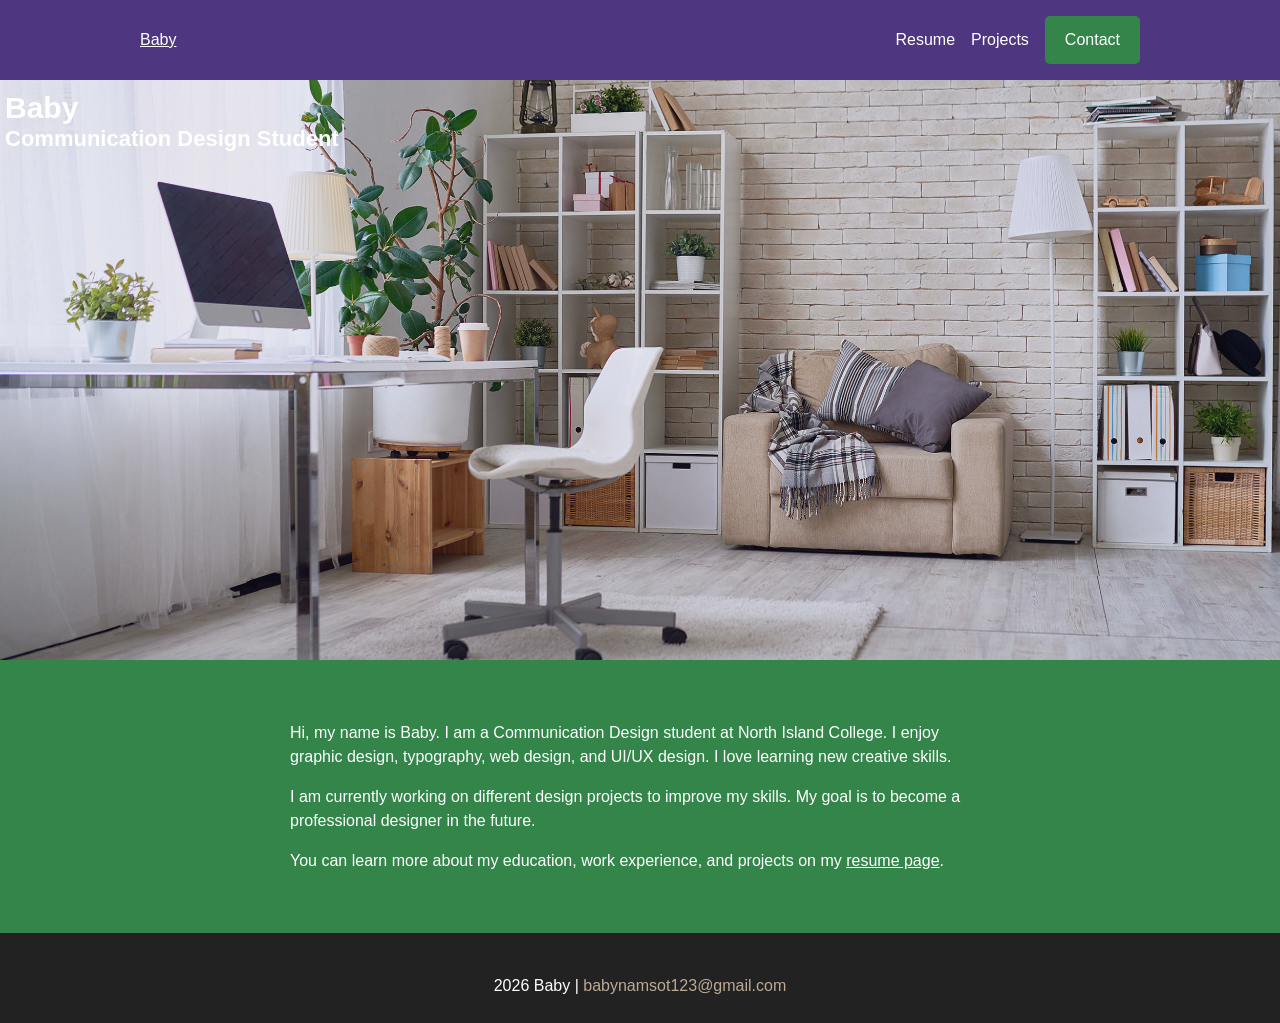
<file: index.html>
<!DOCTYPE html>
<html lang="en">
  <head>
    <meta charset="UTF-8">
    <meta name="viewport" content="width=device-width, initial-scale=1.0">
   <title>Baby | Communication Design Student</title>
   <link rel="stylesheet" href="css/styles.css">
  </head>
  <body class="home">

<nav class="site-nav" aria-label="Main navigation">
  <div class="content-wrapper">
    <a class="logo active" href="index.html">Baby</a>

    <ul class="nav-links">
      <li><a href="resume.html">Resume</a></li>
      <li><a href="projects.html">Projects</a></li>
      <li>
       
<button
  type="button"
  class="contact-button"
  popovertarget="contact-popover"
>
  Contact
</button>
</li>
    </ul>
  </div>
</nav>

    <!-- //  INTRO  // -->
    
<header class="home-header">
    <div class="content-wrapper">
        <h1>Baby</h1>
        <h2>Communication Design Student</h2>
    </div>
</header>

<main>
    <div class="about-me">

<p>
  Hi, my name is Baby. I am a Communication Design
  student at North Island College. I enjoy graphic
  design, typography, web design, and UI/UX design.
  I love learning new creative skills.
</p>

<p>
  I am currently working on different design
  projects to improve my skills. My goal is to
  become a professional designer in the future.
</p>

<p>
  You can learn more about my education, work
  experience, and projects on my
  <a href="resume.html">resume page</a>.
</p>

</div>
</main>
    
<!-- // FOOTER INFO, SOCIAL MEDIA // -->
<footer>
  <p>
    2026 Baby |
    <a href="mailto:babynamsot123@gmail.com">
      babynamsot123@gmail.com
    </a>
  </p>
</footer>



<!-- CONTACT POPOVER -->
<article id="contact-popover" popover>
  <div class="contact-card">
    <button
      type="button"
      class="close-button"
      popovertarget="contact-popover"
      popovertargetaction="hide"
      aria-label="Close contact popover"
    >
      &times;
    </button>

    <img
      src="images/my.image.png"
      alt="Portrait of Baby"
      class="contact-photo"
    >

    <div class="contact-info">
      <h2>Baby Baby</h2>

      <p class="contact-bio">
        I am a Communication Design student
        at North Island College. I enjoy
        graphic design, typography,
        and web design.
      </p>

      <p>Email: baby@example.com</p>
      <p>Phone: 250-555-0100</p>
    </div>
  </div>
</article>

</body>
</html>
</file>
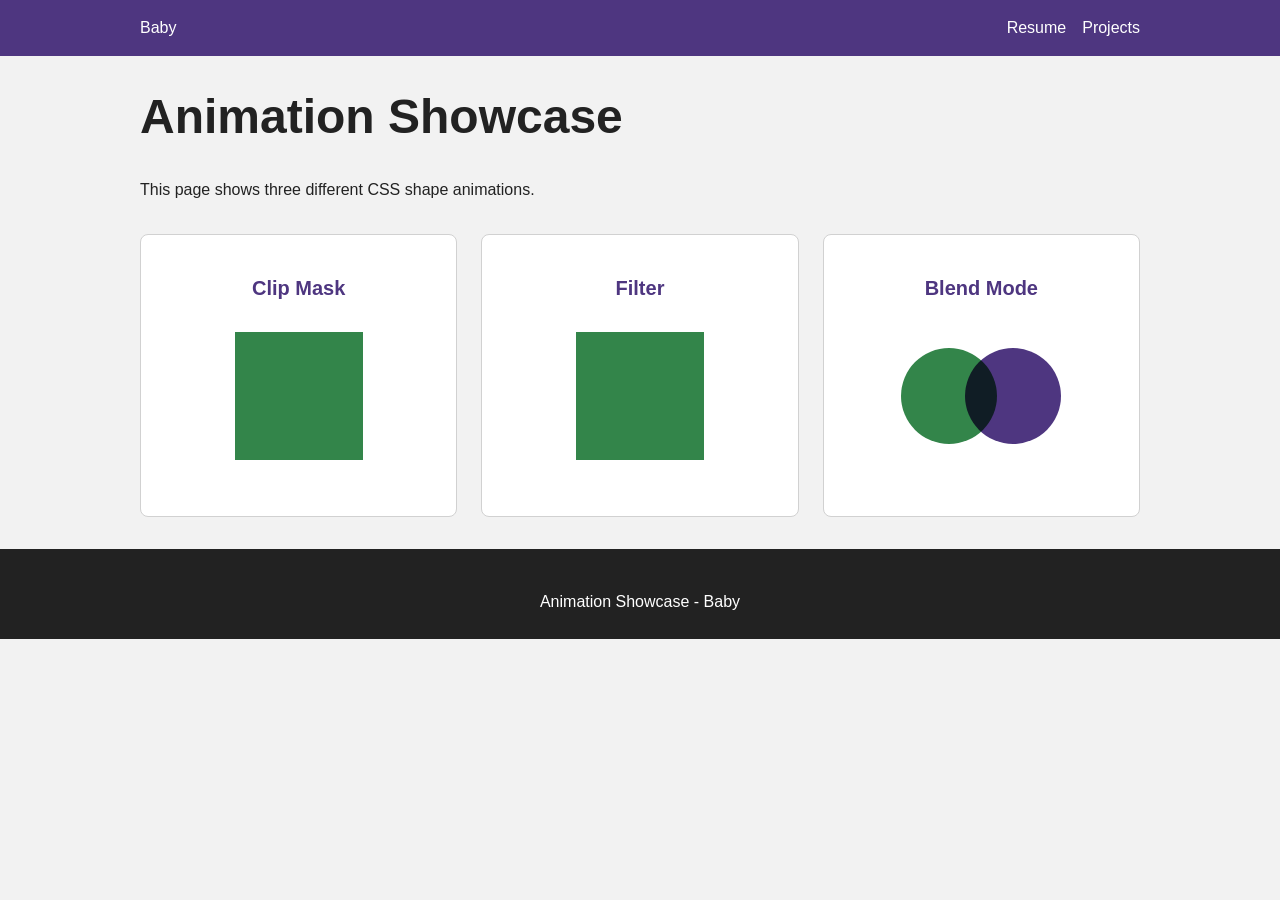
<file: animations.html>
<!DOCTYPE html>
<html lang="en">
<head>
  <meta charset="UTF-8">
  <meta name="viewport"
        content="width=device-width, initial-scale=1.0">
  <title>Animation Showcase | Baby</title>
  <link rel="stylesheet" href="css/styles.css">
</head>

<body>
  <header>
    <nav class="site-nav">
      <div class="content-wrapper">
        <a href="index.html" class="logo">Baby</a>

        <ul>
          <li><a href="resume.html">Resume</a></li>
          <li><a href="projects.html">Projects</a></li>
        </ul>
      </div>
    </nav>
  </header>

  <main class="content-wrapper">
    <h1>Animation Showcase</h1>
    <p>
      This page shows three different CSS
      shape animations.
    </p>

    <section class="animation-grid">
      <div class="animation-card">
        <h2>Clip Mask</h2>
        <div class="animation-shape clip-shape"></div>
      </div>

      <div class="animation-card">
        <h2>Filter</h2>
        <div class="animation-shape filter-shape"></div>
      </div>

      <div class="animation-card">
        <h2>Blend Mode</h2>
         <div class="blend-container">
      <div class="blend-circle blend-circle-one"></div>
      <div class="blend-circle blend-circle-two"></div>
      </div>
      </div>
    </section>
  </main>

  <footer>
    <p>Animation Showcase - Baby</p>
  </footer>
</body>
</html>
</file>
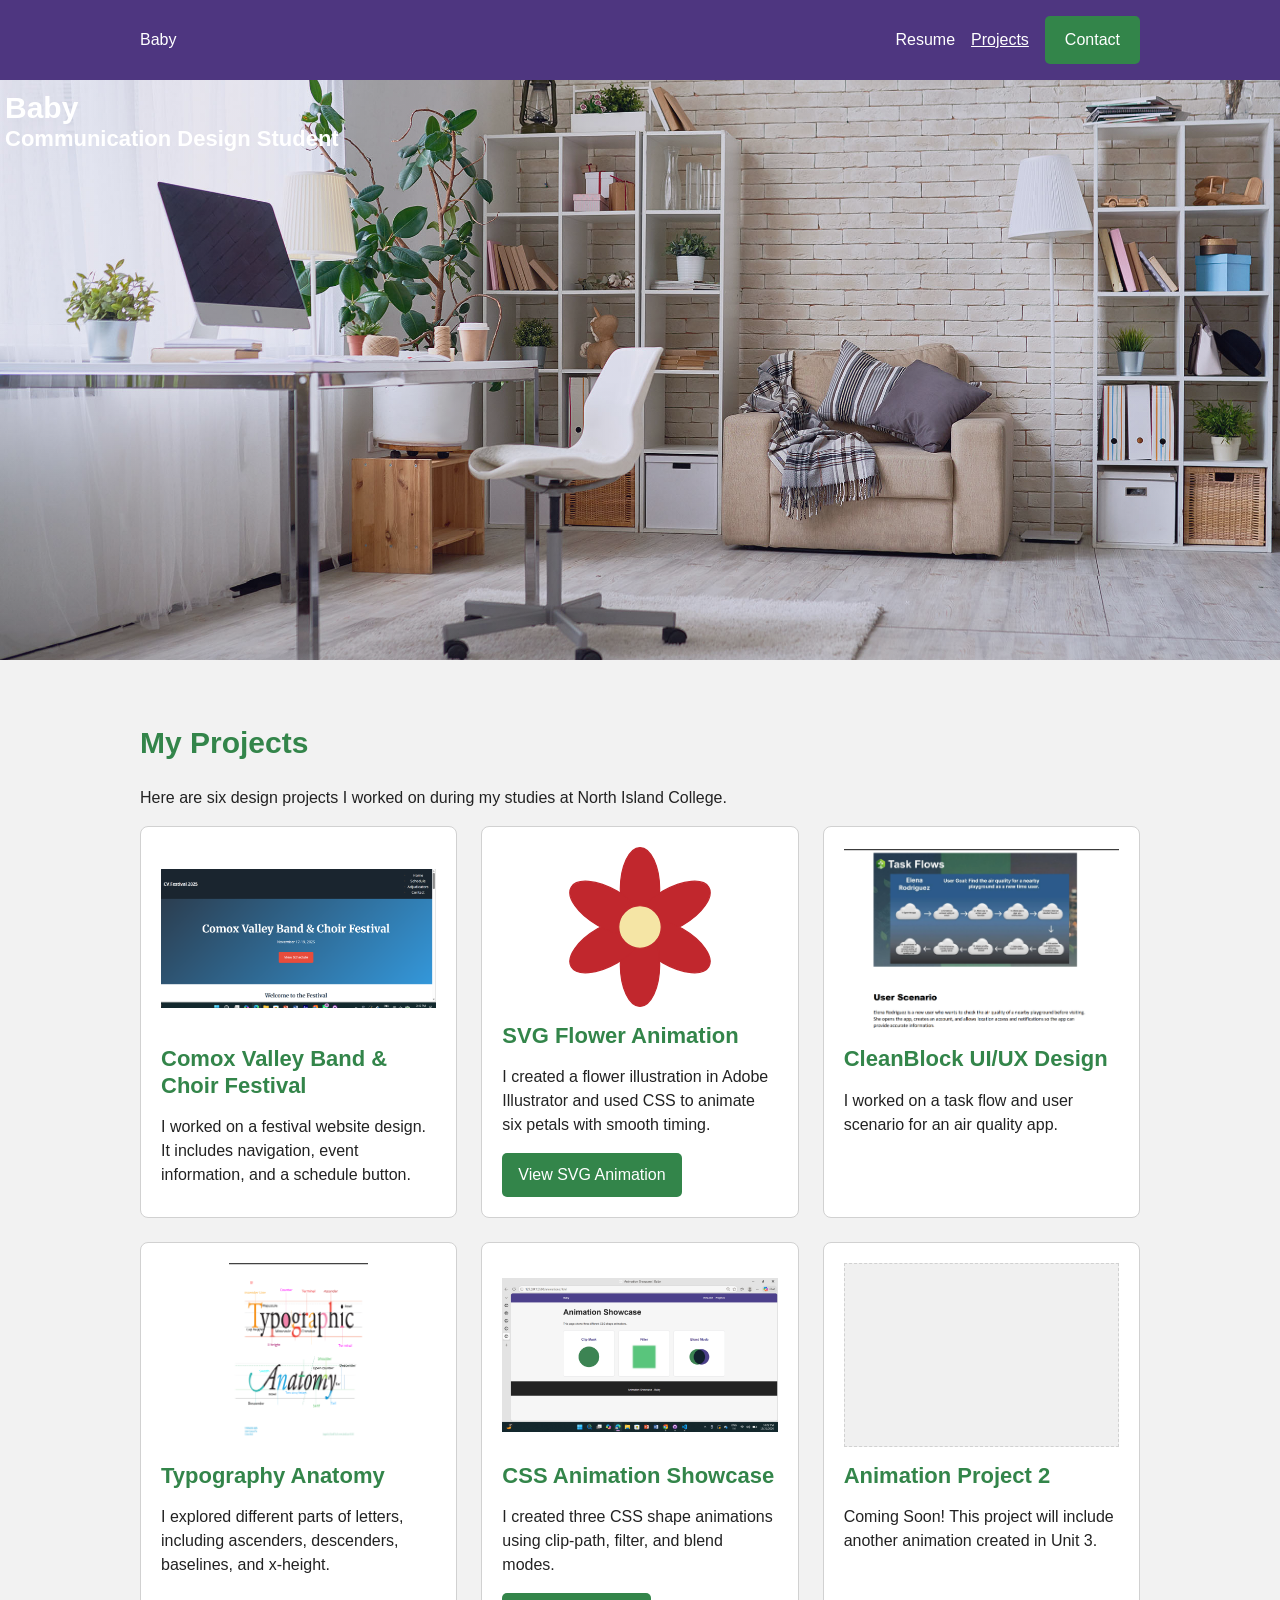
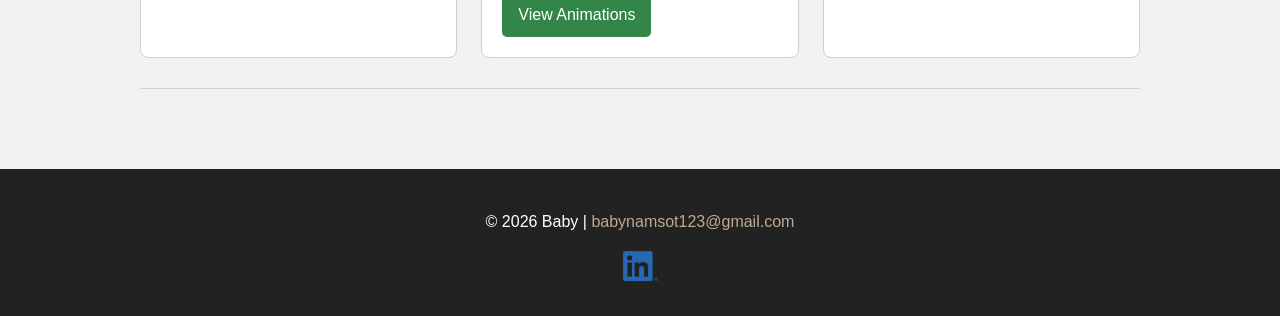
<file: projects.html>
<!DOCTYPE html>
<html lang="en">
  <head>
    <meta charset="UTF-8">
    <meta name="viewport" content="width=device-width, initial-scale=1.0">
    <title>Projects | Baby</title>
    <link rel="stylesheet" href="css/styles.css">
  </head>

  <body class="projects">
    
<nav class="site-nav" aria-label="Main navigation">
  <div class="content-wrapper">
    <a class="logo" href="index.html">Baby</a>

    <ul>
      <li><a href="resume.html">Resume</a></li>
      <li>
        <a href="projects.html" class="active" aria-current="page">
          Projects
        </a>
      </li>
      <li>
        
<button
  type="button"
  class="contact-button"
  popovertarget="contact-popover"
>
  Contact
</button>

      </li>
    </ul>
  </div>
</nav>

    <header class="home-header">
      <div class="content-wrapper">
        <h1>Baby</h1>
        <h2>Communication Design Student</h2>
      </div>
    </header>
    <main class="content-wrapper">
      <section class="resume-section">
        <h2>My Projects</h2>
        <p>
          Here are six design projects I worked on during my studies at North
Island College.
        </p>

        <div class="projects">
          <!-- Project 1 -->
          <section class="project-item">
            <img 
            src="images/comox-festival.png"
            alt="Comox Valley Festival website"
            >
            <h3>Comox Valley Band & Choir Festival</h3>
            <p>
              I worked on a festival website design. It includes navigation,
              event information, and a schedule button.
            </p>
          </section>

          
<!-- Project 2: SVG Animation -->
<section class="project-item">
  <img
    src="images/flower-animation.svg"
    alt="Red flower with six petals and a yellow centre"
  >
<h3>SVG Flower Animation</h3>
<p>
    I created a flower illustration in Adobe Illustrator
    and used CSS to animate six petals with smooth timing.
  </p>
<a href="svg-project.html" class="btn">
  View SVG Animation
</a>

</section>


          <!-- Project 3 -->
          <section class="project-item">
            <img
            src="images/cleanblock.png"
            alt="CleanBlock task flow"
            >
            <h3>CleanBlock UI/UX Design</h3>
            <p>
              I worked on a task flow and user scenario for an air quality app.
            </p>
          </section>

          <!-- Project 4 -->
          <section class="project-item">
            <img
              src="images/typography.png"
             alt="Typography anatomy design"
            >
            <h3>Typography Anatomy</h3>
            <p>
              I explored different parts of letters, including ascenders,
              descenders, baselines, and x-height.
            </p>
          </section>

          


          <!-- Project 5 -->
<section class="project-item">
  <img
    src="images/animation-showcase.png"
    alt="CSS Animation Showcase with three shape animations"
  >

  <h3>CSS Animation Showcase</h3>

  <p>
    I created three CSS shape animations
    using clip-path, filter, and blend modes.
  </p>

  <a href="animations.html" class="btn">
    View Animations
  </a>
</section>


          <!-- Project 6 -->
          <section class="project-item">
            <div class="project-image-placeholder" aria-hidden="true"></div>
            <h3>Animation Project 2</h3>
            <p>
              Coming Soon! This project will include another animation created
              in Unit 3.
            </p>
          </section>
        </div>
      </section>
    </main>

    <!-- FOOTER -->
    <footer>
      <p>
        © 2026 Baby |
        <a href="mailto:babynamsot123@gmail.com"> babynamsot123@gmail.com </a>
      </p>

      <ul>
        <li>
          <a
            href="https://www.linkedin.com/in/baby-baby-b280a43a9/"
            target="_blank"
            rel="noopener noreferrer"
          >
            <img
  src="images/icon-logo-linkedin.png"
  alt="My LinkedIn profile"
>
           
          </a>
        </li>
      </ul>
    </footer>
    

<!-- CONTACT POPOVER -->
<article id="contact-popover" popover>
  <div class="contact-card">
    <button
      type="button"
      class="close-button"
      popovertarget="contact-popover"
      popovertargetaction="hide"
      aria-label="Close contact popover"
    >
      &times;
    </button>

    <img
      src="images/my.image.png"
      alt="Portrait of Baby"
      class="contact-photo"
    >

    <div class="contact-info">
      <h2>Baby Baby</h2>

      <p class="contact-bio">
        I am a Communication Design student
        at North Island College. I enjoy
        graphic design, typography,
        and web design.
      </p>

      <p>Email: baby@example.com</p>
      <p>Phone: 250-555-0100</p>
   
    </div>
  </div>
</article>

</body>
</html>
</file>
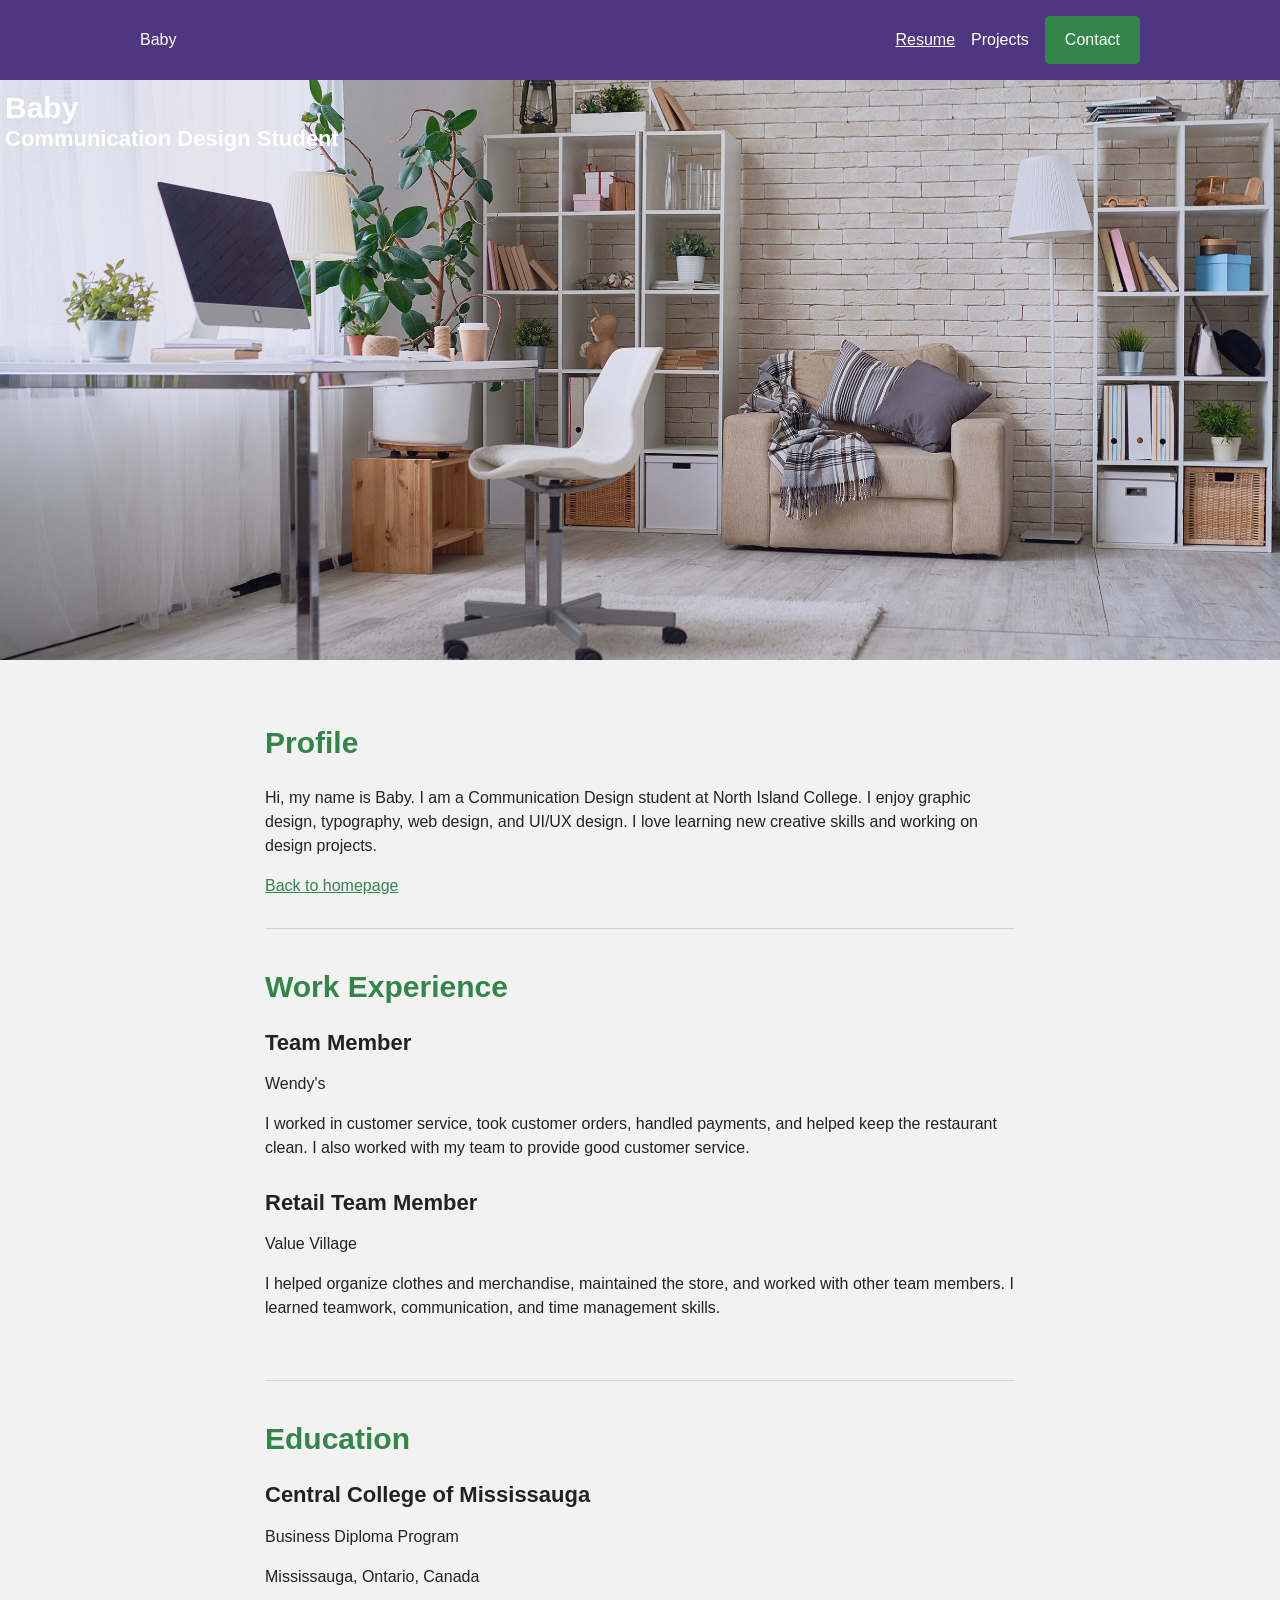
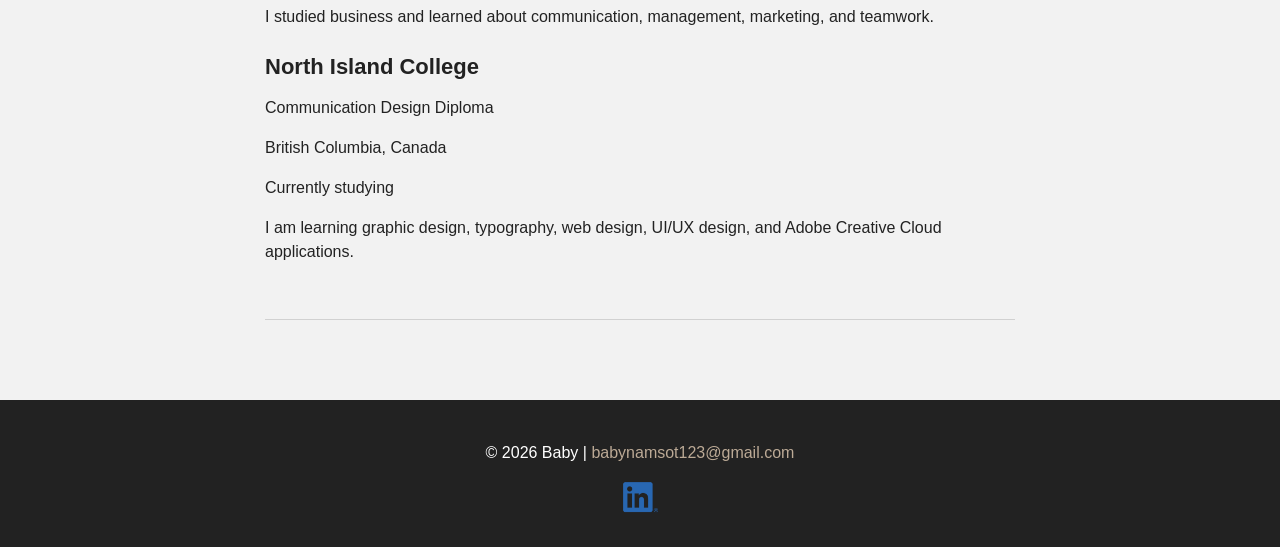
<file: resume.html>
<!DOCTYPE html>
<html lang="en">
  <head>
    <meta charset="UTF-8">
    <meta name="viewport" content="width=device-width, initial-scale=1.0">
    <title>Resume | Baby</title>
    <link rel="stylesheet" href="css/styles.css">
  </head>
  <body class="resume">
    <nav class="site-nav" aria-label="Main navigation">
  <div class="content-wrapper">
    <a class="logo" href="index.html">Baby</a>

    <ul>
      <li><a href="resume.html" class="active" aria-current="page">Resume</a></li>
      <li><a href="projects.html">Projects</a></li>
      <li>
        
<button
  type="button"
  class="contact-button"
  popovertarget="contact-popover"
>
  Contact
</button>

      </li>
    </ul>
  </div>
</nav>

    
<!-- // INTRO // -->
<header class="home-header">
    <div class="content-wrapper">
        <h1>Baby</h1>
        <h2>Communication Design Student</h2>
    </div>
</header>


  <main class="content-wrapper">

<!-- // PROFILE // -->
<section class="resume-section">
    <h2>Profile</h2>

    <p>
        Hi, my name is Baby. I am a Communication
        Design student at North Island College.
        I enjoy graphic design, typography,
        web design, and UI/UX design.
        I love learning new creative skills
        and working on design projects.
    </p>

    <a href="index.html">Back to homepage</a>
</section>

<!-- // PROJECTS // -->
<!--
<section class="resume-section">
    <h2>Projects</h2>
    <p>
        Here are four design projects I worked on
        during my studies at North Island College.
    </p>

    <div class="projects">
PROJECT 1
        <section class="project-item">
            <img src="images/Comox Valley Band & Choir Festival – Website design.png"
                 alt="Comox Valley Festival website">

            <h3>Comox Valley Band & Choir Festival</h3>

            <p>
                I worked on a festival website
                design. It includes navigation,
                event information, and a schedule
                button.
            </p>
        </section>

      PROJECT 2
        <section class="project-item">
            <img src="images/by luxe.monogram and business card design (2).png"
                 alt="BY LUXE business card">

            <h3>BY LUXE Brand Design</h3>

            <p>
                I created a monogram and business
                card using typography, colours,
                and layout.
            </p>
        </section>

      PROJECT 3 
        <section class="project-item">
            <img src="images/clean block – UIUX task flows and user scenario.png"
                 alt="CleanBlock task flow">

            <h3>CleanBlock UI/UX Design</h3>

            <p>
                I worked on a task flow and user
                scenario for an air quality app.
            </p>
        </section>

       PROJECT 4 
        <section class="project-item">
            <img src="images/typography design.png"
                 alt="Typography anatomy design">

            <h3>Typography Anatomy</h3>

            <p>
                I explored different parts of
                letters, including ascenders,
                descenders, baselines, and x-height.
            </p>
        </section>

   
    </div>
</section>
-->

<!-- // WORK EXPERIENCE // -->
<section class="resume-section">

    <h2>Work Experience</h2>

    <!-- JOB 1 -->
    <section class="job">
        <h3>Team Member</h3>
        <p>Wendy's</p>

        <p>
            I worked in customer service,
            took customer orders, handled payments,
            and helped keep the restaurant clean.
            I also worked with my team to provide
            good customer service.
        </p>
    </section>

    <!-- JOB 2 -->
    <section class="job">
        <h3>Retail Team Member</h3>
        <p>Value Village</p>

        <p>
            I helped organize clothes and
            merchandise, maintained the store,
            and worked with other team members.
            I learned teamwork, communication,
            and time management skills.
        </p>
    </section>

</section>

      
<!-- // EDUCATION // -->
<section class="resume-section">
    <h2>Education</h2>

    <!-- FIRST COLLEGE -->
    <section class="education-item">
        <h3>Central College of Mississauga</h3>
        <p>Business Diploma Program</p>
        <p>Mississauga, Ontario, Canada</p>
        <p>
            I studied business and learned about
            communication, management, marketing,
            and teamwork.
        </p>
    </section>

    <!-- CURRENT COLLEGE -->
    <section class="education-item">
        <h3>North Island College</h3>
        <p>Communication Design Diploma</p>
        <p>British Columbia, Canada</p>
        <p>Currently studying</p>
        <p>
            I am learning graphic design,
            typography, web design, UI/UX design,
            and Adobe Creative Cloud applications.
        </p>
    </section>

</section>
</main>

<!-- // FOOTER INFO, SOCIAL MEDIA // -->
<footer>
    <p>
        © 2026 Baby |
        <a href="mailto:babynamsot123@gmail.com">
            babynamsot123@gmail.com
        </a>
    </p>

    <ul>
        <li>
            <a href="https://www.linkedin.com/in/baby-baby-b280a43a9/"
               target="_blank"
               rel="noopener noreferrer">
                <img src="images/icon-logo-linkedin.png"
                     alt="My LinkedIn profile">
            </a>
        </li>
    </ul>
</footer>

<!-- CONTACT POPOVER -->
<article id="contact-popover" popover>
  <div class="contact-card">
    <button
      type="button"
      class="close-button"
      popovertarget="contact-popover"
      popovertargetaction="hide"
      aria-label="Close contact popover"
    >
      &times;
    </button>

    <img
      src="images/my.image.png"
      alt="Portrait of Baby"
      class="contact-photo"
    >

    <div class="contact-info">
      <h2>Baby Baby</h2>

      <p class="contact-bio">
        I am a Communication Design student
        at North Island College. I enjoy
        graphic design, typography,
        and web design.
      </p>

      <p>Email: baby@example.com</p>
      <p>Phone: 250-555-0100</p>
    </div>
  </div>
</article>

</body>
</html>
</file>
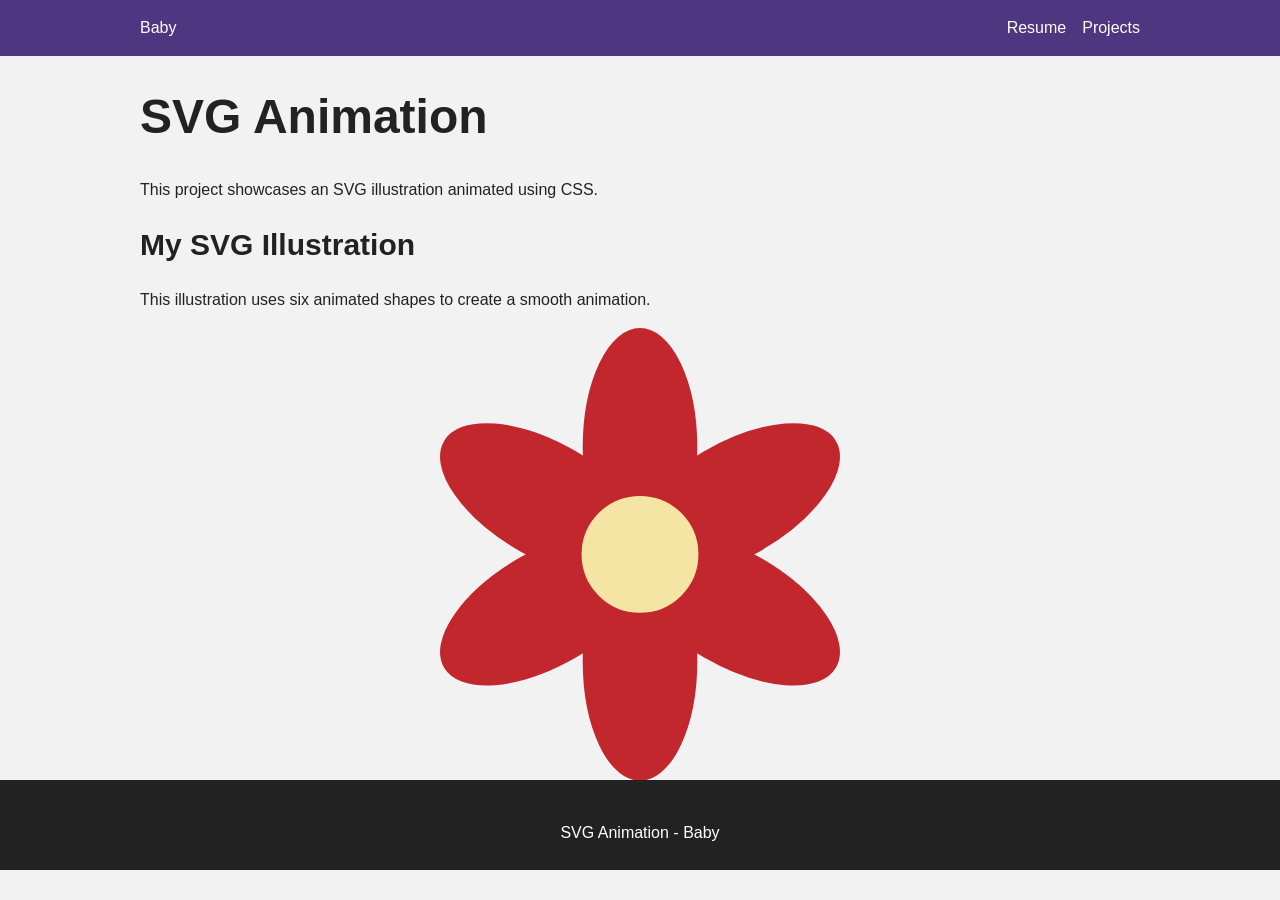
<file: svg-project.html>
<!DOCTYPE html>
<html lang="en">
<head>
  <meta charset="UTF-8">
  <meta name="viewport"
        content="width=device-width, initial-scale=1.0">
  <title>SVG Animation | Baby</title>
  <link rel="stylesheet" href="css/styles.css">
</head>

<body>
  <header>
    <nav class="site-nav">
      <div class="content-wrapper">
        <a href="index.html" class="logo">Baby</a>

        <ul>
          <li><a href="resume.html">Resume</a></li>
          <li><a href="projects.html">Projects</a></li>
        </ul>
      </div>
    </nav>
  </header>

  <main class="content-wrapper">
    <h1>SVG Animation</h1>

    <p>
      This project showcases an SVG illustration
      animated using CSS.
    </p>

    <section class="svg-project">
      <h2>My SVG Illustration</h2>
      <p>
        This illustration uses six animated shapes
        to create a smooth animation.
      </p>

      <svg
        id="flower"
        xmlns="http://www.w3.org/2000/svg"
        viewBox="0 0 352.54 399"
        role="img"
        aria-label="Red flower with six petals and a yellow centre"
      >
        <defs>
          <style>
            .cls-1 {
              fill: #f5e5a5;
            }

            .cls-1, .cls-2, .cls-3 {
              stroke: #c1272d;
            }

            .cls-1, .cls-3 {
              stroke-width: 3px;
            }

            .cls-2 {
              stroke-miterlimit: 4;
              stroke-width: 3px;
            }

            .cls-2, .cls-3 {
              fill: #c1272d;
            }
          </style>
        </defs>

        <ellipse id="petal-1" class="cls-3"
          cx="176.27" cy="105.5"
          rx="49" ry="104"/>

        <ellipse id="petal-2" class="cls-2"
          cx="257.68" cy="152.5"
          rx="104" ry="49"
          transform="translate(-41.73 149.27) rotate(-30)"/>

        <ellipse id="petal-3" class="cls-2"
          cx="257.68" cy="246.5"
          rx="49" ry="104"
          transform="translate(-84.64 346.4) rotate(-60)"/>

        <ellipse id="petal-4" class="cls-3"
          cx="176.27" cy="293.5"
          rx="49" ry="104"/>

        <ellipse id="petal-5" class="cls-2"
          cx="94.86" cy="246.5"
          rx="104" ry="49"
          transform="translate(-110.54 80.46) rotate(-30)"/>

        <ellipse id="petal-6" class="cls-2"
          cx="94.86" cy="152.5"
          rx="49" ry="104"
          transform="translate(-84.64 158.4) rotate(-60)"/>

        <circle id="flower-centre" class="cls-1"
          cx="176.27" cy="199.5" r="53"/>
      </svg>
    </section>
  </main>

  <footer>
    <p>SVG Animation - Baby</p>
  </footer>
</body>
</html>
</file>
<file: css/styles.css>
:root {
  
--color-green: oklch(55% 0.12 150);
--color-purple: oklch(40% 0.12 295);
--color-beige: oklch(74% 0.035 70);
--color-dark: oklch(25% 0 0);
--color-light: oklch(96% 0 0);
--color-white: oklch(100% 0 0);
--color-border: oklch(86% 0 0);

  --font-body: Arial, Helvetica, sans-serif;

  --project-green: var(--color-green);
  --project-border: var(--color-border);
  --project-background: var(--color-white);

  --nav-background: var(--color-purple);
  --nav-text: var(--color-white);
  --nav-button: var(--color-green);
}


/* GLOBAL STYLES 
------------------------------------*/
html {
  box-sizing: border-box;
}

*,
*::before,
*::after {
  box-sizing: inherit;
}


body {
  margin: 0;
  background-color: var(--color-light);
  color: var(--color-dark);
  font-family: var(--font-body);
  font-size: 1rem;
  line-height: 1.5;
}

h1,
h2,
h3 {
  line-height: 1.2;
}

h1 {
  font-size: 3rem;
}

h2 {
  font-size: 1.875rem;
}

h3 {
  font-size: 1.375rem;
}


a {
  color: var(--color-green);
}

a:hover {
  color: var(--color-dark);
}


img {
  max-width: 100%;
  height: auto;
}

.content-wrapper {
  width: 90%;
  max-width: 62.5rem;
  margin-block: 0;
  margin-inline: auto;
}

/* BUTTONS
------------------------------------*/
.btn {
  display: inline-block;
  background-color: var(--color-green);
  color: var(--color-white);
  padding-block: 0.75rem;
  padding-inline: 1.5rem;
  text-decoration: none;
  border-radius: 0.3125rem;
}

/* HOME PAGE
------------------------------------*/
.home {
  background-color: var(--color-purple);
}

.home-wrapper {
  width: 100%;
}

.home-header {
  background-image:
    linear-gradient(rgba(76, 64, 139, 0.12), rgba(76, 64, 139, 0.12)),
    url("../images/bg-home-office-studio.jpg");

  background-size: cover;
  background-position: center;
  background-repeat: no-repeat;
  min-block-size: 36.25rem;
  padding-block: 0.625rem;
  padding-inline: 0;
}
.home-header .content-wrapper {
  width: 100%;
  max-width: none;
  padding-block: 0;
  padding-inline: 0.3125rem;
}

.home-header h1 {
  color: white;
  font-size: 1.875rem;
  line-height: 1.2;
  margin: 0;
}

.home-header h2 {
  color: white;
  font-size: 1.375rem;
  line-height: 1.2;
  margin: 0;
}

/* ABOUT ME
------------------------------------*/
.home main {
background-color: var(--color-green);
color: var(--color-white);
  width: 100%;
  max-width: none;
  padding-block: 2.8125rem;
  padding-inline: 1.25rem;
}

.about-me {
  max-width: 43.75rem;
  margin-block: 0;
  margin-inline: auto;
}
.about-me h2 {
  color: white;
  font-size: 1.625rem;
  margin-block-end: 0.9375rem;
}

.about-me p {
  color: white;
  font-size: 1rem;
  line-height: 1.5;
  margin-block-end: 0.9375rem;
}
.about-me a {
  color: white;
}

.about-me a:hover {
  color: #d3d4d6;
}

/* RESUME HEADER
------------------------------------*/

.resume {
  background-color: var(--color-light);
}

.resume-header {
  background-color: var(--color-beige);
  text-align: center;
  padding-block: 2.8125rem;
  padding-inline: 1.25rem;
}


.resume-header h1 {
  font-size: 3rem;
  margin-block-end: 0.625rem;
}

.resume-header h2 {
  font-size: 1.5625rem;
  margin-block-end: 1.5625rem;
}

.resume main {
  padding-block: 2.5rem;
}
/* RESUME SECTIONS
------------------------------------*/
.resume-section {
  margin-block-end: 2.5rem;
  padding-block-end: 1.875rem;
 border-block-end: 1px solid var(--color-border);
}

.resume-section h2 {
color: var(--color-green);
  font-size: 1.875rem;
}

/* PROJECTS
------------------------------------*/


.projects main.content-wrapper {
  padding-block: 2.5rem;
}

/* Mobile: one column */

.projects .projects {
  display: grid;
  grid-template-columns: minmax(0, 1fr);
  gap: 1.5rem;
}


.project-item {
  display: flex;
  flex-direction: column;
  gap: 1rem;
  min-width: 0;
  padding: 1.25rem;
  background-color: var(--project-background);
  border: 1px solid var(--project-border);
  border-radius: 0.5rem;
}

.projects .project-item .btn {
  align-self: flex-start;
  margin-top: auto;
}


.project-item img {
  display: block;
  inline-size: 100%;
  aspect-ratio: 3 / 2;
  object-fit: contain;
  margin: 0;
}

.project-item h3 {
  color: var(--project-green);
  font-size: 1.375rem;
  margin: 0;
}

.project-item p {
  margin: 0;
}

/* Desktop: three columns */

@media screen and (min-width: 48rem) {
  .projects .projects {
    grid-template-columns: repeat(3, minmax(0, 1fr));
  }
}


/* WORK EXPERIENCE
------------------------------------*/
.job {
  margin-block-end: 1.875rem;
}

.job h3 {
  margin-block-end: 0.3125rem;
}

.date {
  color: #555555;
  font-style: italic;
}

/* Education
------------------------------------*/
.education-item {
  margin-block-end: 1.5625rem;
}

.education-item h3 {
  margin-block-end: 0.3125rem;
}

/* FOOTER
------------------------------------*/

footer {
  background-color: #222222;
  color: white;
  text-align: center;
  padding-block: 1.5625rem;
  padding-inline: 1.25rem;
  clear: both;
}

footer p {
  margin-bottom: 0;
}

footer a {
  color: #bcaa96;
  text-decoration: none;
}

footer a:hover {
  color: white;
  text-decoration: underline;
}

/* RESPONSIVE DESIGN
------------------------------------*/
@media screen and (max-width: 37.5rem) {
  .home-header {
    min-block-size: 31.25rem;
  }

  .home h1 {
    font-size: 1.875rem;
  }

  .home-header h2 {
    font-size: 1.1875rem;
  }

  .home main {
    padding-block: 1.875rem;
    padding-inline: 1.25rem;
  }

  .resume-header h1 {
    font-size: 2.25rem;
  }
}

/* RESUME PROJECT CARDS
------------------------------------*/
.resume main.content-wrapper {
  max-width: 750px;
}

.resume .project-item {
  float: none;
  width: 100%;
  margin: 0 0 30px;
  padding: 20px;
  border: 1px solid #d3d4d6;
  border-radius: 0;
  background-color: white;
}

.resume .project-item img {
  width: 100%;
  aspect-ratio: 3 / 2;
  object-fit: contain;
}

.project-image-placeholder {
  inline-size: 100%;
  aspect-ratio: 3 / 2;
  background-color: #f0f0f0;
  border: 1px dashed var(--project-border);
}

/* FOOTER SOCIAL MEDIA
------------------------------------*/
footer ul {
  list-style: none;
  padding: 0;
  margin-block: 0;
  margin-block-start: 0.9375rem;
}
footer ul {
  display: flex;
  justify-content: center;
  align-items: center;
  gap: 1rem;
}

footer li {
  display: block;
}

footer li img {
  width: 35px;
  height: 35px;
  object-fit: contain;
}

footer li img:hover {
  opacity: 0.7;
}

/* MOBILE PROJECTS FIX */
@media screen and (max-width: 47.99rem) {
  .projects main.content-wrapper {
    width: 90%;
    max-width: 100%;
    margin-inline: auto;
  }

  .projects .projects {
    grid-template-columns: minmax(0, 1fr);
  }

  .projects .project-item {
    min-width: 0;
    width: 100%;
    overflow-wrap: anywhere;
  }
}
@media screen and (max-width: 600px) {
  .projects .content-wrapper {
    width: 100%;
    max-width: 100%;
    padding: 15px;
    box-sizing: border-box;
  }

  .projects .resume-section {
    width: 100%;
    box-sizing: border-box;
  }

  .projects .projects {
    display: grid;
    grid-template-columns: minmax(0, 1fr);
  }

  .projects .project-item {
    min-width: 0;
  }

  .projects footer p {
    overflow-wrap: anywhere;
    padding: 0 15px;
  }
}

/* NAVIGATION BAR
------------------------------------*/

.site-nav {
  background-color: var(--nav-background);
  padding-block: 1rem;
}

.site-nav .content-wrapper {
  display: flex;
  flex-direction: column;
  align-items: center;
  gap: 1rem;
}

.site-nav ul {
  display: flex;
  flex-wrap: wrap;
  justify-content: center;
  align-items: center;
  gap: 1rem;
  list-style: none;
  margin: 0;
  padding: 0;
}

.site-nav a {
  color: var(--nav-text);
  text-decoration: none;
}

.site-nav a:hover,
.site-nav a:focus-visible,
.site-nav .active {
  text-decoration: underline;
}

.site-nav .contact-button {
  display: inline-block;
background-color: var(--color-green);
  color: white;
  padding-block: 0.75rem;
  padding-inline: 1.25rem;
  border: none;
  border-radius: 0.3125rem;
  font: inherit;
  cursor: pointer;
}

/* DESKTOP NAVIGATION */
@media screen and (min-width: 48rem) {
  .site-nav .content-wrapper {
    flex-direction: row;
    justify-content: space-between;
  }
}

/* CONTACT POPOVER
------------------------------------*/
#contact-popover {
  position: fixed;
  inset-block-start: 5rem;
  inset-inline-end: 1rem;

  margin: 0;
  padding: 1rem;
  box-sizing: border-box;

  inline-size: min(100vi, max(33vi, 26rem));
  max-inline-size: none;

  
background-color: var(--color-white);
color: var(--color-dark);
border: 2px solid var(--color-purple);
 border-radius: 1rem 1rem 1rem 0;
  box-shadow: 0 0.5rem 1.5rem rgb(0 0 0 / 20%);


  resize: horizontal;
  overflow: auto;
  direction: rtl;
}

#contact-popover::backdrop {
  background-color: rgb(0 0 0 / 60%);
}

.contact-card {
  direction: ltr;
  display: grid;
  grid-template-columns: minmax(0, 1fr);
  gap: 1rem;
  position: relative;
  padding-block-start: 2rem;
}

.contact-photo {
  display: block;
  inline-size: 100%;
  block-size: 12rem;
  object-fit: cover;
  object-position: center;
  border-radius: 0.5rem;
}

.contact-info {
  min-inline-size: 0;
  overflow-wrap: anywhere;
}

.contact-info h2 {
color: var(--color-purple);
  font-size: 1.5rem;
  margin-block: 0 0.5rem;
}

.contact-info p {
  font-size: 0.875rem;
  line-height: 1.5;
}

.close-button {
  position: absolute;
  inset-block-start: 0;
  inset-inline-end: 0;
background-color: var(--color-green);
  color: var(--color-white);
  border: none;
  border-radius: 0.25rem;
  padding: 0.25rem 0.65rem;
  cursor: pointer;
}


/* CONTACT CARD RESPONSIVE LAYOUT */

.contact-card {
  grid-template-columns: minmax(0, 1fr);
}

.contact-bio {
  display: block;
}

@media screen and (min-width: 48rem) {
  .contact-card {
    grid-template-columns: 40% minmax(0, 1fr);
  }

  .contact-photo {
    width: 100%;
    height: 100%;
    object-fit: cover;
  }
}


/* Assignment 3B - Button Hover Animations */

.contact-button,
.close-button {
  transition:
    transform 0.3s ease,
    background-color 0.3s ease,
    box-shadow 0.3s ease;
}

.contact-button:hover,
.close-button:hover {
  transform: translateY(-3px);
  box-shadow: 0 0.25rem 0.5rem rgb(0 0 0 / 15%);
}

.contact-button:active,
.close-button:active {
  transform: translateY(0);
}

@media (prefers-reduced-motion: reduce) {
  .contact-button,
  .close-button {
    transition: none;
  }
}

/* Assignment 3B - Navigation Hover Animations */

.site-nav a {
  display: inline-block;
  transition:
    color 0.3s ease,
    transform 0.3s ease;
}

.site-nav a:hover {
color: var(--color-border);
  transform: translateY(-3px);
}

@media (prefers-reduced-motion: reduce) {
  .site-nav a {
    transition: none;
  }
}

/* Assignment 3B - Logotype Animation */

@keyframes logo-appear {
  from {
    opacity: 0;
    transform: translateY(-20px);
  }

  to {
    opacity: 1;
    transform: translateY(0);
  }
}

.site-nav .logo {
  animation: logo-appear 1.2s ease-out both;
}

@media (prefers-reduced-motion: reduce) {
  .site-nav .logo {
    animation: none;
  }
}

/* Assignment 3B - Animation Showcase */

.animation-grid {
  display: grid;
  grid-template-columns: 1fr;
  gap: 1.5rem;
  margin-block: 2rem;
}


.animation-card {
  background-color: var(--color-white);
  border: 1px solid var(--color-border);
  border-radius: 0.5rem;
  padding: 1.5rem;
  text-align: center;
  overflow: hidden;
}



.animation-card h2 {
  color: var(--color-purple);
  font-size: 1.25rem;
}


.animation-shape {
  inline-size: 8rem;
  block-size: 8rem;
  margin-inline: auto;
  margin-block: 2rem;
background-color: var(--color-green);
}

@media screen and (min-width: 48rem) {
  .animation-grid {
    grid-template-columns: repeat(3, minmax(0, 1fr));
  }
}

/* Assignment 3B - Clip Mask Animation */

@keyframes clip-animation {
  0%,
  100% {
    clip-path: inset(0);
  }

  50% {
    clip-path: circle(50% at center);
  }
}

.clip-shape {
  animation: clip-animation 3s ease-in-out infinite;
}

@media (prefers-reduced-motion: reduce) {
  .clip-shape {
    animation: none;
  }
}

/* Assignment 3B - Filter Animation */

@keyframes filter-animation {
  0%,
  100% {
    filter: blur(0) brightness(1);
    transform: scale(1);
  }

  50% {
    filter: blur(3px) brightness(1.5);
    transform: scale(1.1);
  }
}

.filter-shape {
  animation: filter-animation 3s ease-in-out infinite;
}

@media (prefers-reduced-motion: reduce) {
  .filter-shape {
    animation: none;
  }
}

/* Assignment 3B - Blend Mode Animation */

.blend-container {
  position: relative;
  inline-size: 10rem;
  block-size: 8rem;
  margin: 2rem auto;
  isolation: isolate;
}

.blend-circle {
  position: absolute;
  inline-size: 6rem;
  block-size: 6rem;
  border-radius: 50%;
  inset-block-start: 1rem;
  mix-blend-mode: multiply;
}

.blend-circle-one {
  background-color: var(--color-green);
  inset-inline-start: 0;
  animation: blend-move-one 3s ease-in-out infinite alternate;
}

.blend-circle-two {
  background-color: var(--color-purple);
  inset-inline-end: 0;
  animation: blend-move-two 3s ease-in-out infinite alternate;
}

@keyframes blend-move-one {
  from {
    transform: translateX(0);
  }

  to {
    transform: translateX(2rem);
  }
}

@keyframes blend-move-two {
  from {
    transform: translateX(0);
  }

  to {
    transform: translateX(-2rem);
  }
}

@media (prefers-reduced-motion: reduce) {
  .blend-circle-one,
  .blend-circle-two {
    animation: none;
  }
}

/* Assignment 3B - Mobile Layout Fix */

@media (max-width: 47.99rem) {
  .animation-grid {
    grid-template-columns: minmax(0, 1fr);
  }

  .animation-card {
    min-inline-size: 0;
  }

  .animation-card .animation-shape {
    max-inline-size: 100%;
  }
}

/* Project Button Hover Animation */
.btn {
  transition:
    background-color 0.3s ease,
    transform 0.3s ease,
    box-shadow 0.3s ease;
}

.btn:hover,
.btn:focus-visible {
  background-color: #4c408b;
color: var(--color-white);
  transform: translateY(-3px);
  box-shadow: 0 0.25rem 0.5rem rgb(0 0 0 / 15%);
}

@media (prefers-reduced-motion: reduce) {
  .btn {
    transition: none;
  }

  .btn:hover,
  .btn:focus-visible {
    transform: none;
  }
}
 


/* SVG FLOWER ANIMATION
------------------------------------*/
.svg-project #flower {
  display: block;
  inline-size: min(100%, 25rem);
  block-size: auto;
  margin-inline: auto;
}

#flower ellipse {
  opacity: 0;
  animation: petal-bloom 1s ease-out forwards;
}

#petal-1 {
  animation-delay: 0.5s;
}

#petal-2 {
  animation-delay: 0.7s;
}

#petal-3 {
  animation-delay: 0.9s;
}

#petal-4 {
  animation-delay: 1.1s;
}

#petal-5 {
  animation-delay: 1.3s;
}

#petal-6 {
  animation-delay: 1.5s;
}

@keyframes petal-bloom {
  from {
    opacity: 0;
  }

  to {
    opacity: 1;
  }
}

#flower-centre {
  opacity: 0;
  animation: centre-appear 0.6s ease-out 1.8s forwards;
}

@keyframes centre-appear {
  from {
    opacity: 0;
  }

  to {
    opacity: 1;
  }
}

@media (prefers-reduced-motion: reduce) {
  #flower ellipse,
  #flower-centre {
    animation: none;
    opacity: 1;
  }
}




/* PROJECT CARD BUTTON */
.project-item .btn {
  display: inline-block;
  align-self: flex-start;
  width: auto;
  height: auto;
  margin-top: 0;
  padding: 10px 16px;
}

/* SVG PROJECT IMAGE */
.project-item img[src$=".svg"] {
  inline-size: 100%;
  max-inline-size: 15rem;
  block-size: auto;
  align-self: center;
}
body {
  font-family: Arial, Helvetica, sans-serif;
}

.projects .project-item {
  background-color: oklch(100% 0 0);
  border: 1px solid oklch(86% 0 0);
  border-radius: 0.5rem;
}
</file>
